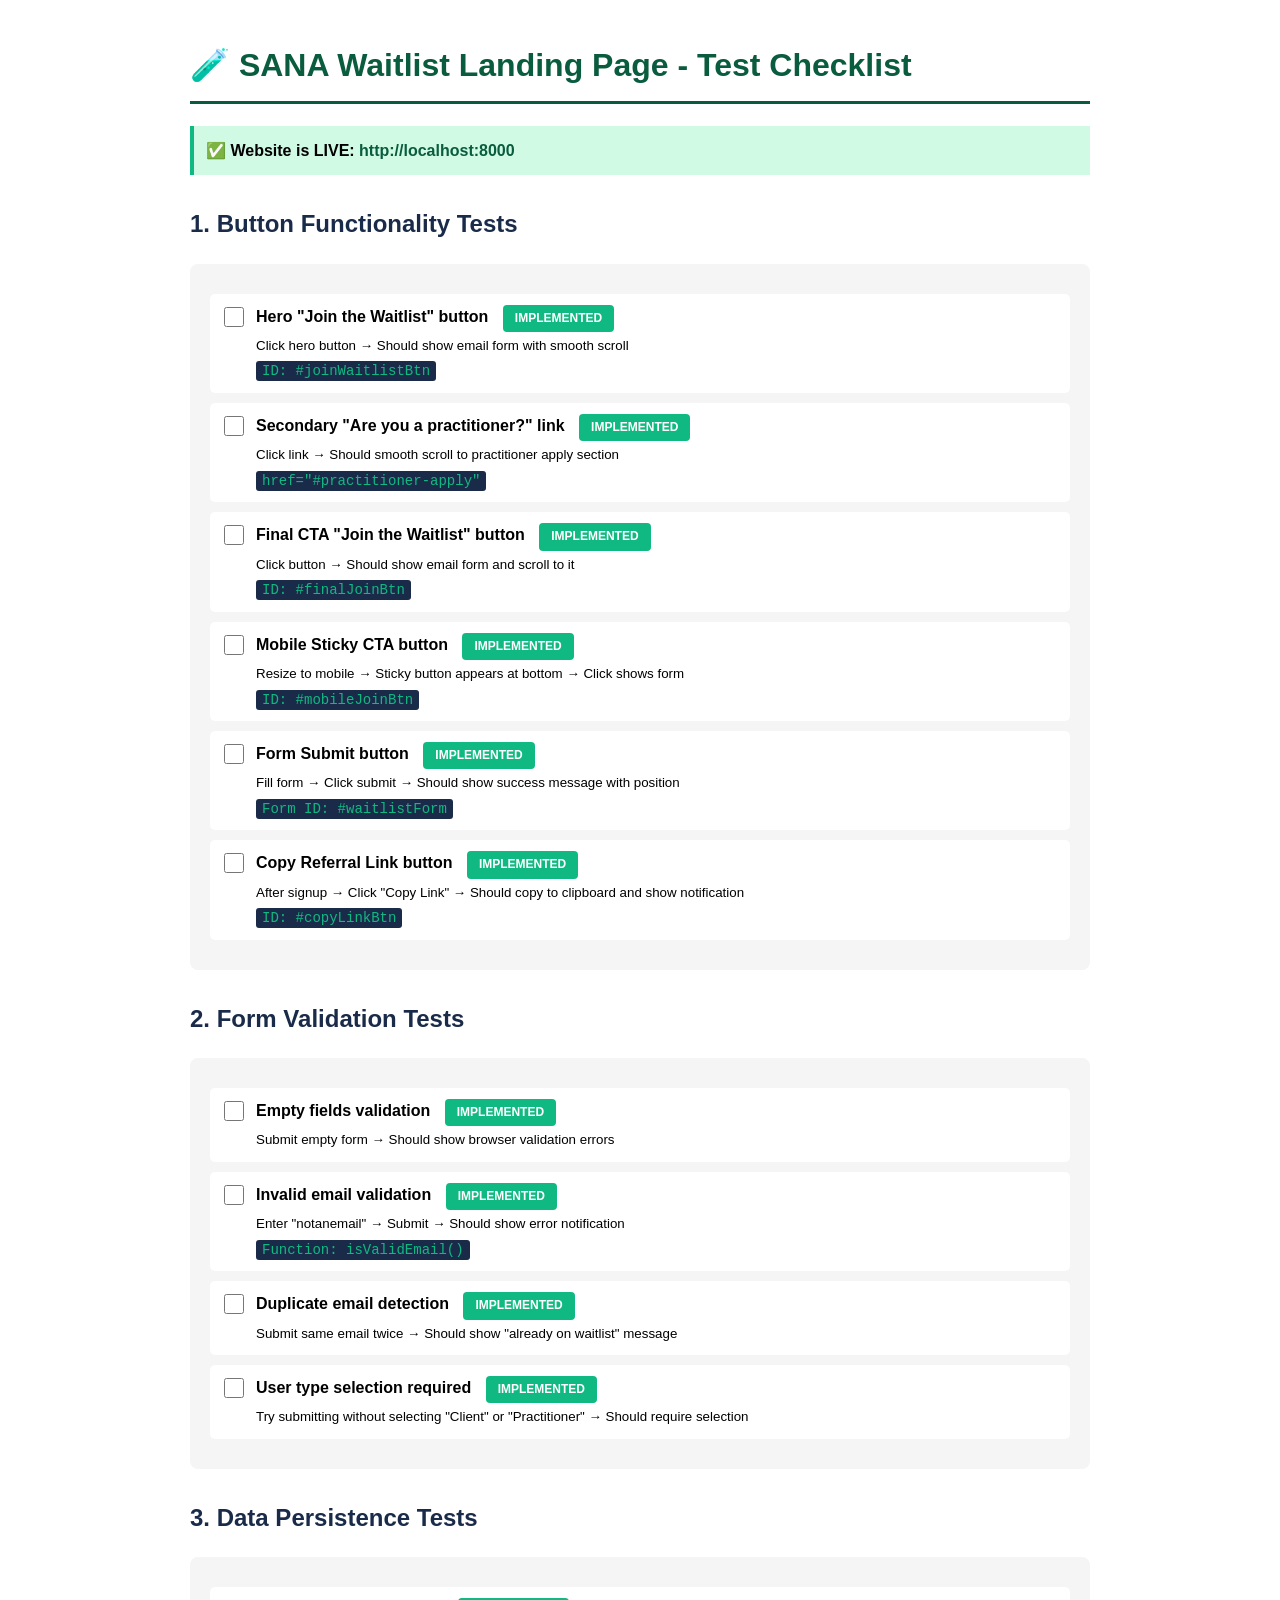
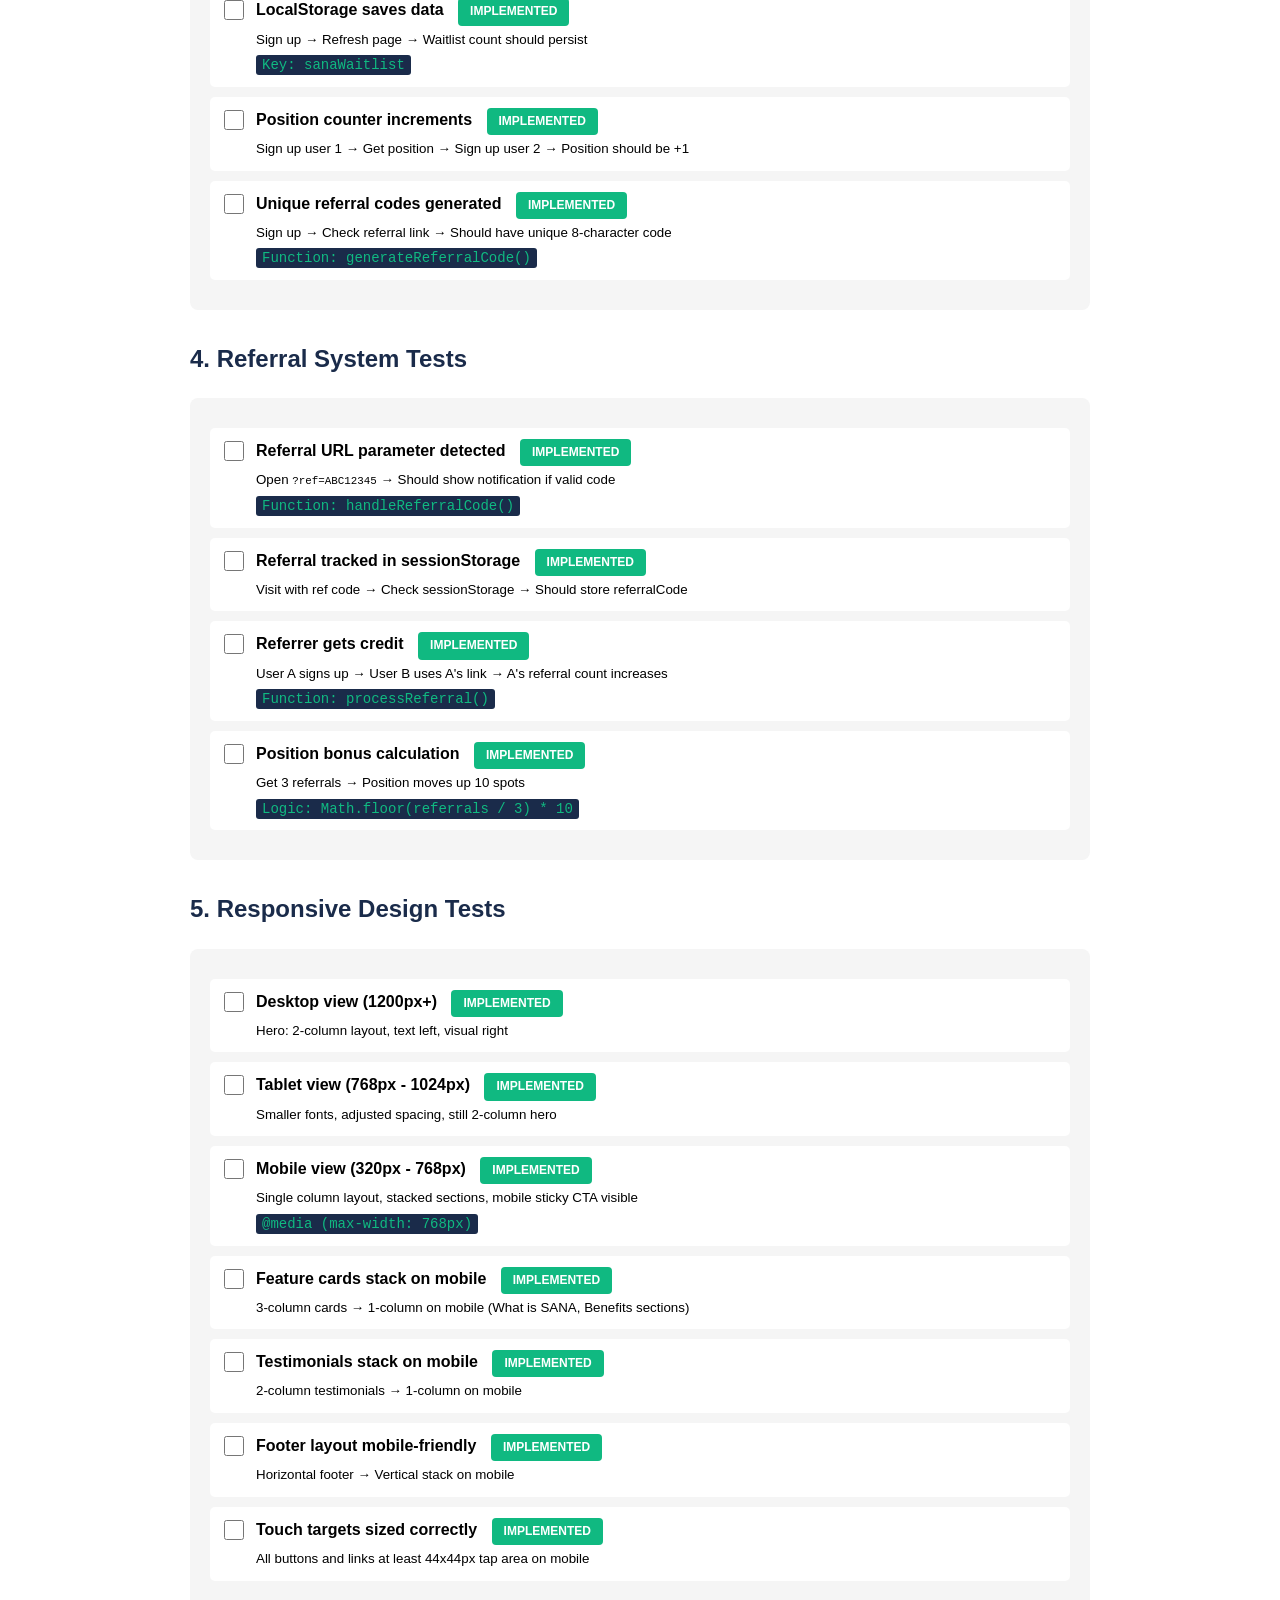
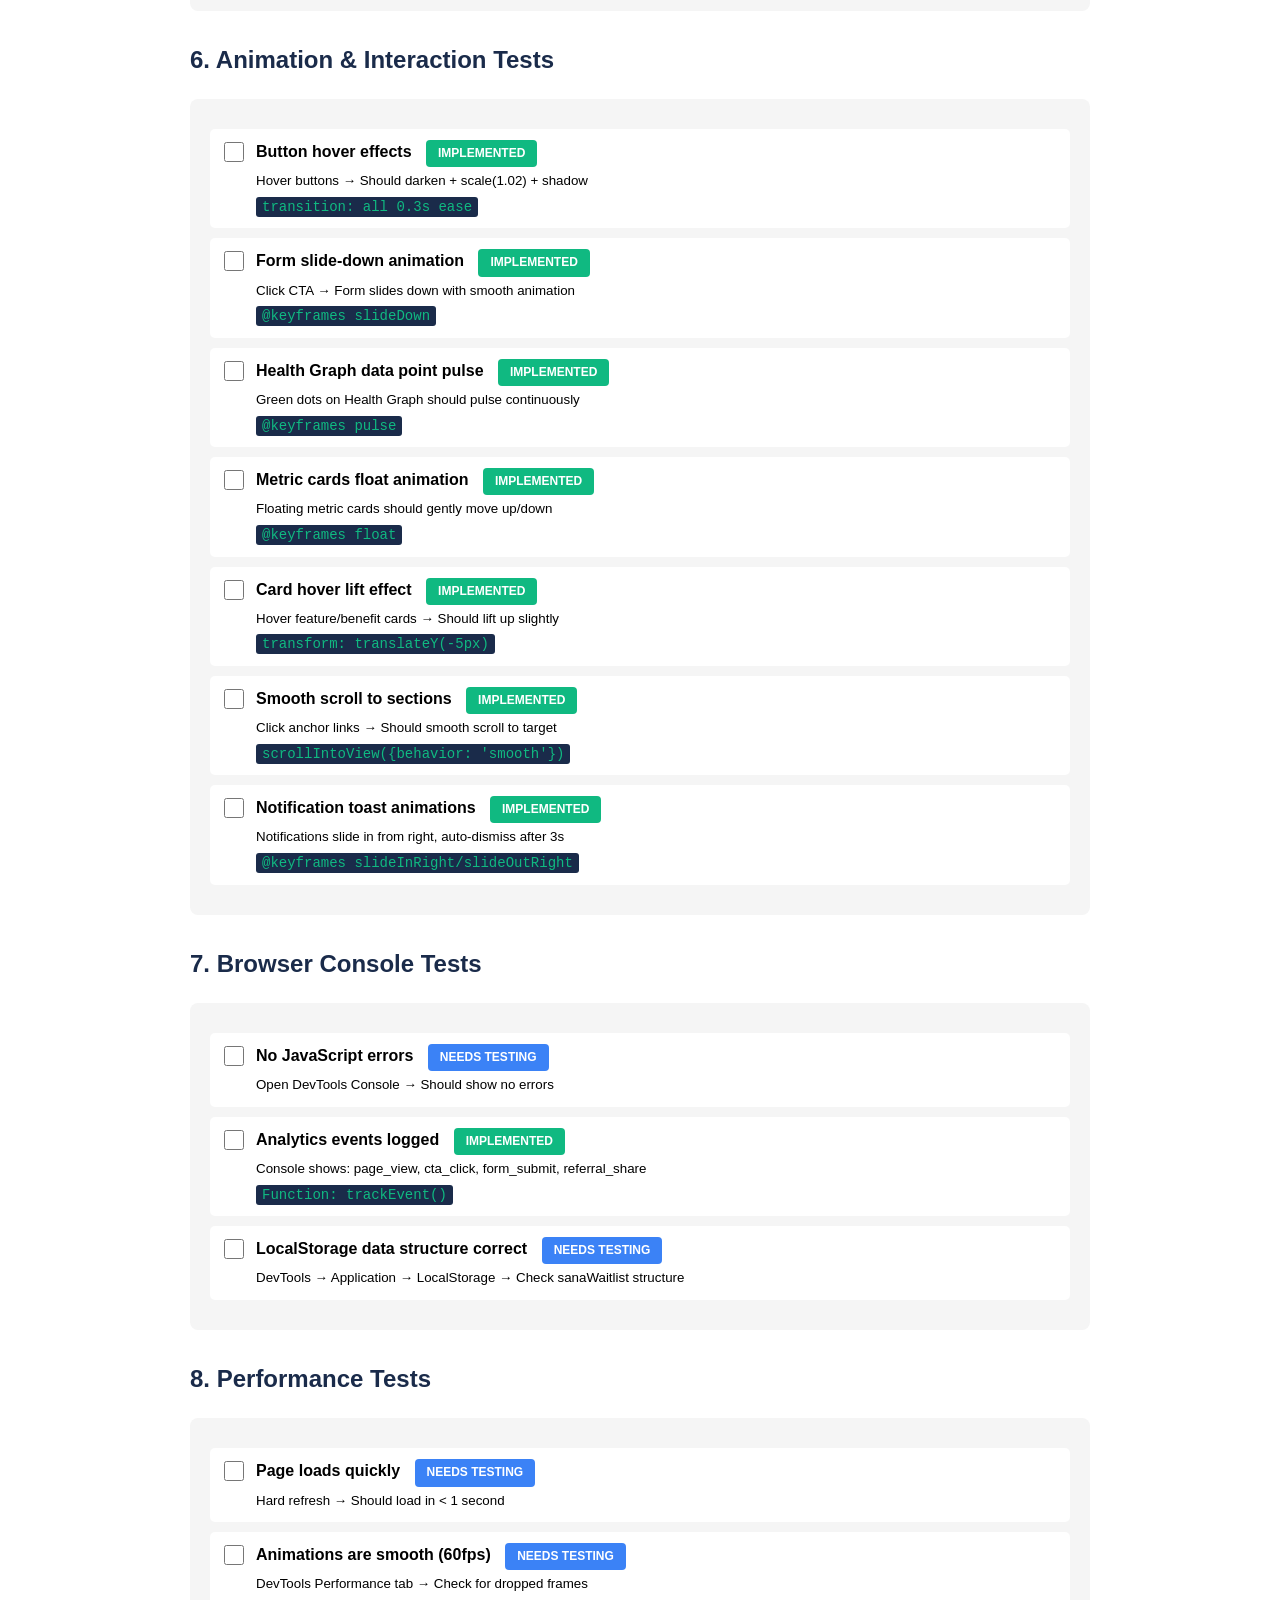
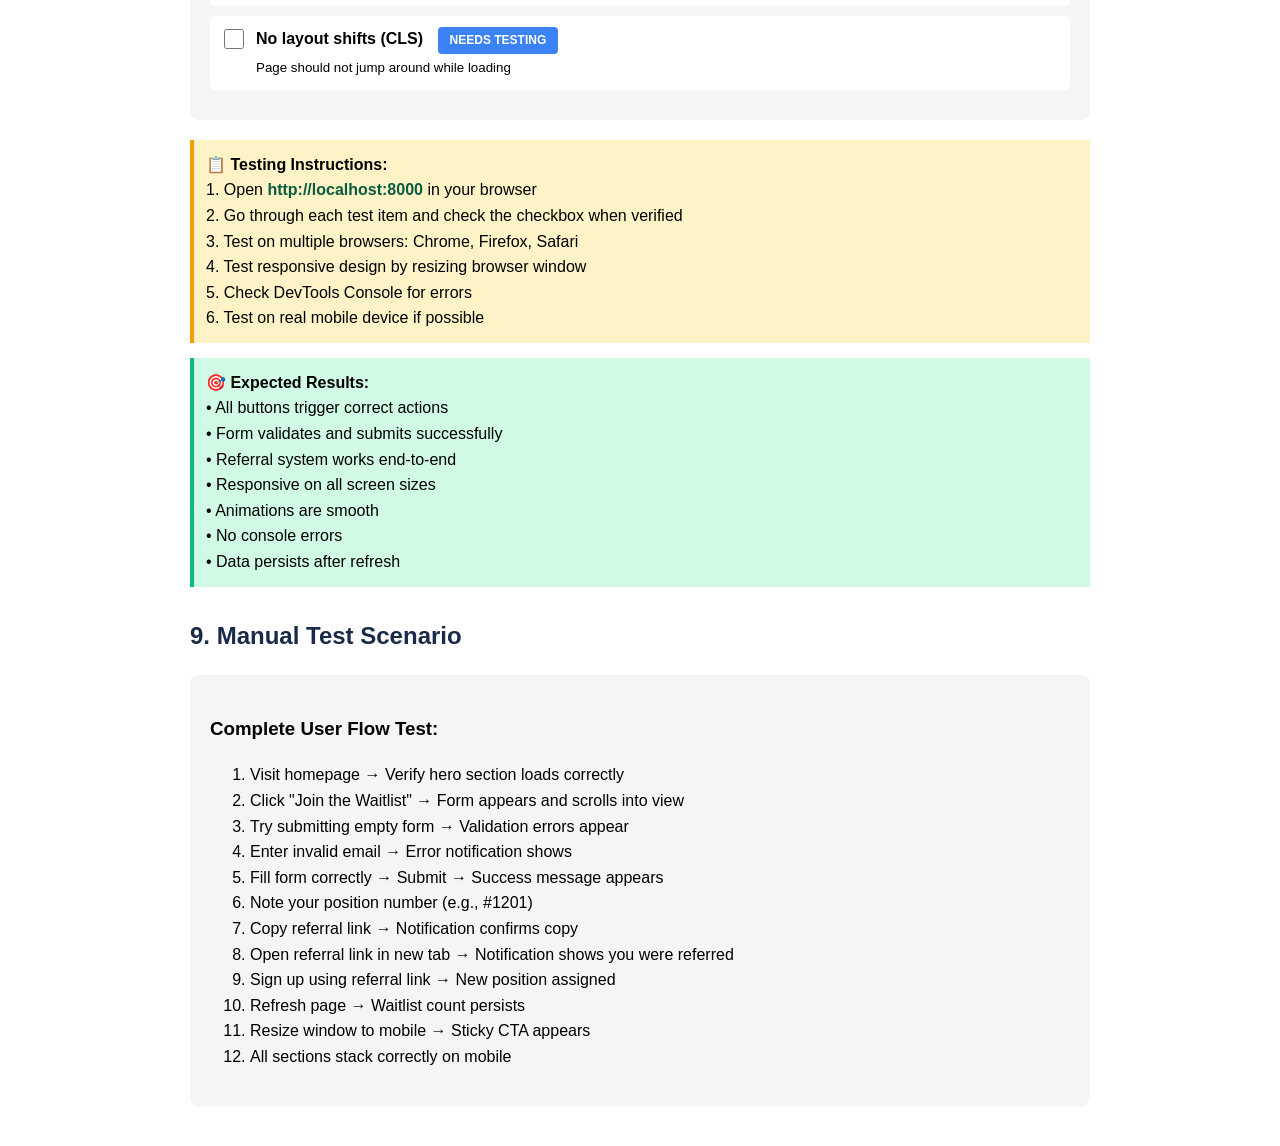
<file: sana-waitlist/test-checklist.html>
<!DOCTYPE html>
<html lang="en">
<head>
    <meta charset="UTF-8">
    <meta name="viewport" content="width=device-width, initial-scale=1.0">
    <title>SANA Waitlist - Test Checklist</title>
    <style>
        body {
            font-family: 'Inter', sans-serif;
            max-width: 900px;
            margin: 40px auto;
            padding: 0 20px;
            line-height: 1.6;
        }
        h1 {
            color: #0A5C3E;
            border-bottom: 3px solid #0A5C3E;
            padding-bottom: 10px;
        }
        h2 {
            color: #1A2B4A;
            margin-top: 30px;
        }
        .test-section {
            background: #F5F5F5;
            padding: 20px;
            border-radius: 8px;
            margin: 20px 0;
        }
        .test-item {
            display: flex;
            align-items: flex-start;
            margin: 10px 0;
            padding: 10px;
            background: white;
            border-radius: 5px;
        }
        .checkbox {
            width: 20px;
            height: 20px;
            margin-right: 12px;
            flex-shrink: 0;
        }
        .status {
            display: inline-block;
            padding: 4px 12px;
            border-radius: 4px;
            font-size: 12px;
            font-weight: 600;
            margin-left: 10px;
        }
        .status.pass {
            background: #10B981;
            color: white;
        }
        .status.test {
            background: #3B82F6;
            color: white;
        }
        .code {
            background: #1A2B4A;
            color: #10B981;
            padding: 2px 6px;
            border-radius: 3px;
            font-family: 'Courier New', monospace;
            font-size: 14px;
        }
        a {
            color: #0A5C3E;
            text-decoration: none;
            font-weight: 600;
        }
        a:hover {
            text-decoration: underline;
        }
        .note {
            background: #FEF3C7;
            border-left: 4px solid #F59E0B;
            padding: 12px;
            margin: 15px 0;
        }
        .success-box {
            background: #D1FAE5;
            border-left: 4px solid #10B981;
            padding: 12px;
            margin: 15px 0;
        }
    </style>
</head>
<body>
    <h1>🧪 SANA Waitlist Landing Page - Test Checklist</h1>

    <div class="success-box">
        <strong>✅ Website is LIVE:</strong> <a href="http://localhost:8000" target="_blank">http://localhost:8000</a>
    </div>

    <h2>1. Button Functionality Tests</h2>
    <div class="test-section">
        <div class="test-item">
            <input type="checkbox" class="checkbox">
            <div>
                <strong>Hero "Join the Waitlist" button</strong> <span class="status pass">IMPLEMENTED</span><br>
                <small>Click hero button → Should show email form with smooth scroll</small><br>
                <small class="code">ID: #joinWaitlistBtn</small>
            </div>
        </div>

        <div class="test-item">
            <input type="checkbox" class="checkbox">
            <div>
                <strong>Secondary "Are you a practitioner?" link</strong> <span class="status pass">IMPLEMENTED</span><br>
                <small>Click link → Should smooth scroll to practitioner apply section</small><br>
                <small class="code">href="#practitioner-apply"</small>
            </div>
        </div>

        <div class="test-item">
            <input type="checkbox" class="checkbox">
            <div>
                <strong>Final CTA "Join the Waitlist" button</strong> <span class="status pass">IMPLEMENTED</span><br>
                <small>Click button → Should show email form and scroll to it</small><br>
                <small class="code">ID: #finalJoinBtn</small>
            </div>
        </div>

        <div class="test-item">
            <input type="checkbox" class="checkbox">
            <div>
                <strong>Mobile Sticky CTA button</strong> <span class="status pass">IMPLEMENTED</span><br>
                <small>Resize to mobile → Sticky button appears at bottom → Click shows form</small><br>
                <small class="code">ID: #mobileJoinBtn</small>
            </div>
        </div>

        <div class="test-item">
            <input type="checkbox" class="checkbox">
            <div>
                <strong>Form Submit button</strong> <span class="status pass">IMPLEMENTED</span><br>
                <small>Fill form → Click submit → Should show success message with position</small><br>
                <small class="code">Form ID: #waitlistForm</small>
            </div>
        </div>

        <div class="test-item">
            <input type="checkbox" class="checkbox">
            <div>
                <strong>Copy Referral Link button</strong> <span class="status pass">IMPLEMENTED</span><br>
                <small>After signup → Click "Copy Link" → Should copy to clipboard and show notification</small><br>
                <small class="code">ID: #copyLinkBtn</small>
            </div>
        </div>
    </div>

    <h2>2. Form Validation Tests</h2>
    <div class="test-section">
        <div class="test-item">
            <input type="checkbox" class="checkbox">
            <div>
                <strong>Empty fields validation</strong> <span class="status pass">IMPLEMENTED</span><br>
                <small>Submit empty form → Should show browser validation errors</small>
            </div>
        </div>

        <div class="test-item">
            <input type="checkbox" class="checkbox">
            <div>
                <strong>Invalid email validation</strong> <span class="status pass">IMPLEMENTED</span><br>
                <small>Enter "notanemail" → Submit → Should show error notification</small><br>
                <small class="code">Function: isValidEmail()</small>
            </div>
        </div>

        <div class="test-item">
            <input type="checkbox" class="checkbox">
            <div>
                <strong>Duplicate email detection</strong> <span class="status pass">IMPLEMENTED</span><br>
                <small>Submit same email twice → Should show "already on waitlist" message</small>
            </div>
        </div>

        <div class="test-item">
            <input type="checkbox" class="checkbox">
            <div>
                <strong>User type selection required</strong> <span class="status pass">IMPLEMENTED</span><br>
                <small>Try submitting without selecting "Client" or "Practitioner" → Should require selection</small>
            </div>
        </div>
    </div>

    <h2>3. Data Persistence Tests</h2>
    <div class="test-section">
        <div class="test-item">
            <input type="checkbox" class="checkbox">
            <div>
                <strong>LocalStorage saves data</strong> <span class="status pass">IMPLEMENTED</span><br>
                <small>Sign up → Refresh page → Waitlist count should persist</small><br>
                <small class="code">Key: sanaWaitlist</small>
            </div>
        </div>

        <div class="test-item">
            <input type="checkbox" class="checkbox">
            <div>
                <strong>Position counter increments</strong> <span class="status pass">IMPLEMENTED</span><br>
                <small>Sign up user 1 → Get position → Sign up user 2 → Position should be +1</small>
            </div>
        </div>

        <div class="test-item">
            <input type="checkbox" class="checkbox">
            <div>
                <strong>Unique referral codes generated</strong> <span class="status pass">IMPLEMENTED</span><br>
                <small>Sign up → Check referral link → Should have unique 8-character code</small><br>
                <small class="code">Function: generateReferralCode()</small>
            </div>
        </div>
    </div>

    <h2>4. Referral System Tests</h2>
    <div class="test-section">
        <div class="test-item">
            <input type="checkbox" class="checkbox">
            <div>
                <strong>Referral URL parameter detected</strong> <span class="status pass">IMPLEMENTED</span><br>
                <small>Open <code>?ref=ABC12345</code> → Should show notification if valid code</small><br>
                <small class="code">Function: handleReferralCode()</small>
            </div>
        </div>

        <div class="test-item">
            <input type="checkbox" class="checkbox">
            <div>
                <strong>Referral tracked in sessionStorage</strong> <span class="status pass">IMPLEMENTED</span><br>
                <small>Visit with ref code → Check sessionStorage → Should store referralCode</small>
            </div>
        </div>

        <div class="test-item">
            <input type="checkbox" class="checkbox">
            <div>
                <strong>Referrer gets credit</strong> <span class="status pass">IMPLEMENTED</span><br>
                <small>User A signs up → User B uses A's link → A's referral count increases</small><br>
                <small class="code">Function: processReferral()</small>
            </div>
        </div>

        <div class="test-item">
            <input type="checkbox" class="checkbox">
            <div>
                <strong>Position bonus calculation</strong> <span class="status pass">IMPLEMENTED</span><br>
                <small>Get 3 referrals → Position moves up 10 spots</small><br>
                <small class="code">Logic: Math.floor(referrals / 3) * 10</small>
            </div>
        </div>
    </div>

    <h2>5. Responsive Design Tests</h2>
    <div class="test-section">
        <div class="test-item">
            <input type="checkbox" class="checkbox">
            <div>
                <strong>Desktop view (1200px+)</strong> <span class="status pass">IMPLEMENTED</span><br>
                <small>Hero: 2-column layout, text left, visual right</small>
            </div>
        </div>

        <div class="test-item">
            <input type="checkbox" class="checkbox">
            <div>
                <strong>Tablet view (768px - 1024px)</strong> <span class="status pass">IMPLEMENTED</span><br>
                <small>Smaller fonts, adjusted spacing, still 2-column hero</small>
            </div>
        </div>

        <div class="test-item">
            <input type="checkbox" class="checkbox">
            <div>
                <strong>Mobile view (320px - 768px)</strong> <span class="status pass">IMPLEMENTED</span><br>
                <small>Single column layout, stacked sections, mobile sticky CTA visible</small><br>
                <small class="code">@media (max-width: 768px)</small>
            </div>
        </div>

        <div class="test-item">
            <input type="checkbox" class="checkbox">
            <div>
                <strong>Feature cards stack on mobile</strong> <span class="status pass">IMPLEMENTED</span><br>
                <small>3-column cards → 1-column on mobile (What is SANA, Benefits sections)</small>
            </div>
        </div>

        <div class="test-item">
            <input type="checkbox" class="checkbox">
            <div>
                <strong>Testimonials stack on mobile</strong> <span class="status pass">IMPLEMENTED</span><br>
                <small>2-column testimonials → 1-column on mobile</small>
            </div>
        </div>

        <div class="test-item">
            <input type="checkbox" class="checkbox">
            <div>
                <strong>Footer layout mobile-friendly</strong> <span class="status pass">IMPLEMENTED</span><br>
                <small>Horizontal footer → Vertical stack on mobile</small>
            </div>
        </div>

        <div class="test-item">
            <input type="checkbox" class="checkbox">
            <div>
                <strong>Touch targets sized correctly</strong> <span class="status pass">IMPLEMENTED</span><br>
                <small>All buttons and links at least 44x44px tap area on mobile</small>
            </div>
        </div>
    </div>

    <h2>6. Animation & Interaction Tests</h2>
    <div class="test-section">
        <div class="test-item">
            <input type="checkbox" class="checkbox">
            <div>
                <strong>Button hover effects</strong> <span class="status pass">IMPLEMENTED</span><br>
                <small>Hover buttons → Should darken + scale(1.02) + shadow</small><br>
                <small class="code">transition: all 0.3s ease</small>
            </div>
        </div>

        <div class="test-item">
            <input type="checkbox" class="checkbox">
            <div>
                <strong>Form slide-down animation</strong> <span class="status pass">IMPLEMENTED</span><br>
                <small>Click CTA → Form slides down with smooth animation</small><br>
                <small class="code">@keyframes slideDown</small>
            </div>
        </div>

        <div class="test-item">
            <input type="checkbox" class="checkbox">
            <div>
                <strong>Health Graph data point pulse</strong> <span class="status pass">IMPLEMENTED</span><br>
                <small>Green dots on Health Graph should pulse continuously</small><br>
                <small class="code">@keyframes pulse</small>
            </div>
        </div>

        <div class="test-item">
            <input type="checkbox" class="checkbox">
            <div>
                <strong>Metric cards float animation</strong> <span class="status pass">IMPLEMENTED</span><br>
                <small>Floating metric cards should gently move up/down</small><br>
                <small class="code">@keyframes float</small>
            </div>
        </div>

        <div class="test-item">
            <input type="checkbox" class="checkbox">
            <div>
                <strong>Card hover lift effect</strong> <span class="status pass">IMPLEMENTED</span><br>
                <small>Hover feature/benefit cards → Should lift up slightly</small><br>
                <small class="code">transform: translateY(-5px)</small>
            </div>
        </div>

        <div class="test-item">
            <input type="checkbox" class="checkbox">
            <div>
                <strong>Smooth scroll to sections</strong> <span class="status pass">IMPLEMENTED</span><br>
                <small>Click anchor links → Should smooth scroll to target</small><br>
                <small class="code">scrollIntoView({behavior: 'smooth'})</small>
            </div>
        </div>

        <div class="test-item">
            <input type="checkbox" class="checkbox">
            <div>
                <strong>Notification toast animations</strong> <span class="status pass">IMPLEMENTED</span><br>
                <small>Notifications slide in from right, auto-dismiss after 3s</small><br>
                <small class="code">@keyframes slideInRight/slideOutRight</small>
            </div>
        </div>
    </div>

    <h2>7. Browser Console Tests</h2>
    <div class="test-section">
        <div class="test-item">
            <input type="checkbox" class="checkbox">
            <div>
                <strong>No JavaScript errors</strong> <span class="status test">NEEDS TESTING</span><br>
                <small>Open DevTools Console → Should show no errors</small>
            </div>
        </div>

        <div class="test-item">
            <input type="checkbox" class="checkbox">
            <div>
                <strong>Analytics events logged</strong> <span class="status pass">IMPLEMENTED</span><br>
                <small>Console shows: page_view, cta_click, form_submit, referral_share</small><br>
                <small class="code">Function: trackEvent()</small>
            </div>
        </div>

        <div class="test-item">
            <input type="checkbox" class="checkbox">
            <div>
                <strong>LocalStorage data structure correct</strong> <span class="status test">NEEDS TESTING</span><br>
                <small>DevTools → Application → LocalStorage → Check sanaWaitlist structure</small>
            </div>
        </div>
    </div>

    <h2>8. Performance Tests</h2>
    <div class="test-section">
        <div class="test-item">
            <input type="checkbox" class="checkbox">
            <div>
                <strong>Page loads quickly</strong> <span class="status test">NEEDS TESTING</span><br>
                <small>Hard refresh → Should load in < 1 second</small>
            </div>
        </div>

        <div class="test-item">
            <input type="checkbox" class="checkbox">
            <div>
                <strong>Animations are smooth (60fps)</strong> <span class="status test">NEEDS TESTING</span><br>
                <small>DevTools Performance tab → Check for dropped frames</small>
            </div>
        </div>

        <div class="test-item">
            <input type="checkbox" class="checkbox">
            <div>
                <strong>No layout shifts (CLS)</strong> <span class="status test">NEEDS TESTING</span><br>
                <small>Page should not jump around while loading</small>
            </div>
        </div>
    </div>

    <div class="note">
        <strong>📋 Testing Instructions:</strong><br>
        1. Open <a href="http://localhost:8000" target="_blank">http://localhost:8000</a> in your browser<br>
        2. Go through each test item and check the checkbox when verified<br>
        3. Test on multiple browsers: Chrome, Firefox, Safari<br>
        4. Test responsive design by resizing browser window<br>
        5. Check DevTools Console for errors<br>
        6. Test on real mobile device if possible
    </div>

    <div class="success-box">
        <strong>🎯 Expected Results:</strong><br>
        • All buttons trigger correct actions<br>
        • Form validates and submits successfully<br>
        • Referral system works end-to-end<br>
        • Responsive on all screen sizes<br>
        • Animations are smooth<br>
        • No console errors<br>
        • Data persists after refresh
    </div>

    <h2>9. Manual Test Scenario</h2>
    <div class="test-section">
        <h3>Complete User Flow Test:</h3>
        <ol>
            <li>Visit homepage → Verify hero section loads correctly</li>
            <li>Click "Join the Waitlist" → Form appears and scrolls into view</li>
            <li>Try submitting empty form → Validation errors appear</li>
            <li>Enter invalid email → Error notification shows</li>
            <li>Fill form correctly → Submit → Success message appears</li>
            <li>Note your position number (e.g., #1201)</li>
            <li>Copy referral link → Notification confirms copy</li>
            <li>Open referral link in new tab → Notification shows you were referred</li>
            <li>Sign up using referral link → New position assigned</li>
            <li>Refresh page → Waitlist count persists</li>
            <li>Resize window to mobile → Sticky CTA appears</li>
            <li>All sections stack correctly on mobile</li>
        </ol>
    </div>

    <script>
        // Auto-check if localStorage has test data
        window.addEventListener('load', () => {
            const stored = localStorage.getItem('sanaWaitlist');
            if (stored) {
                console.log('✅ LocalStorage data found:', JSON.parse(stored));
            } else {
                console.log('⚠️ No localStorage data yet. Sign up to test!');
            }
        });
    </script>
</body>
</html>
</file>
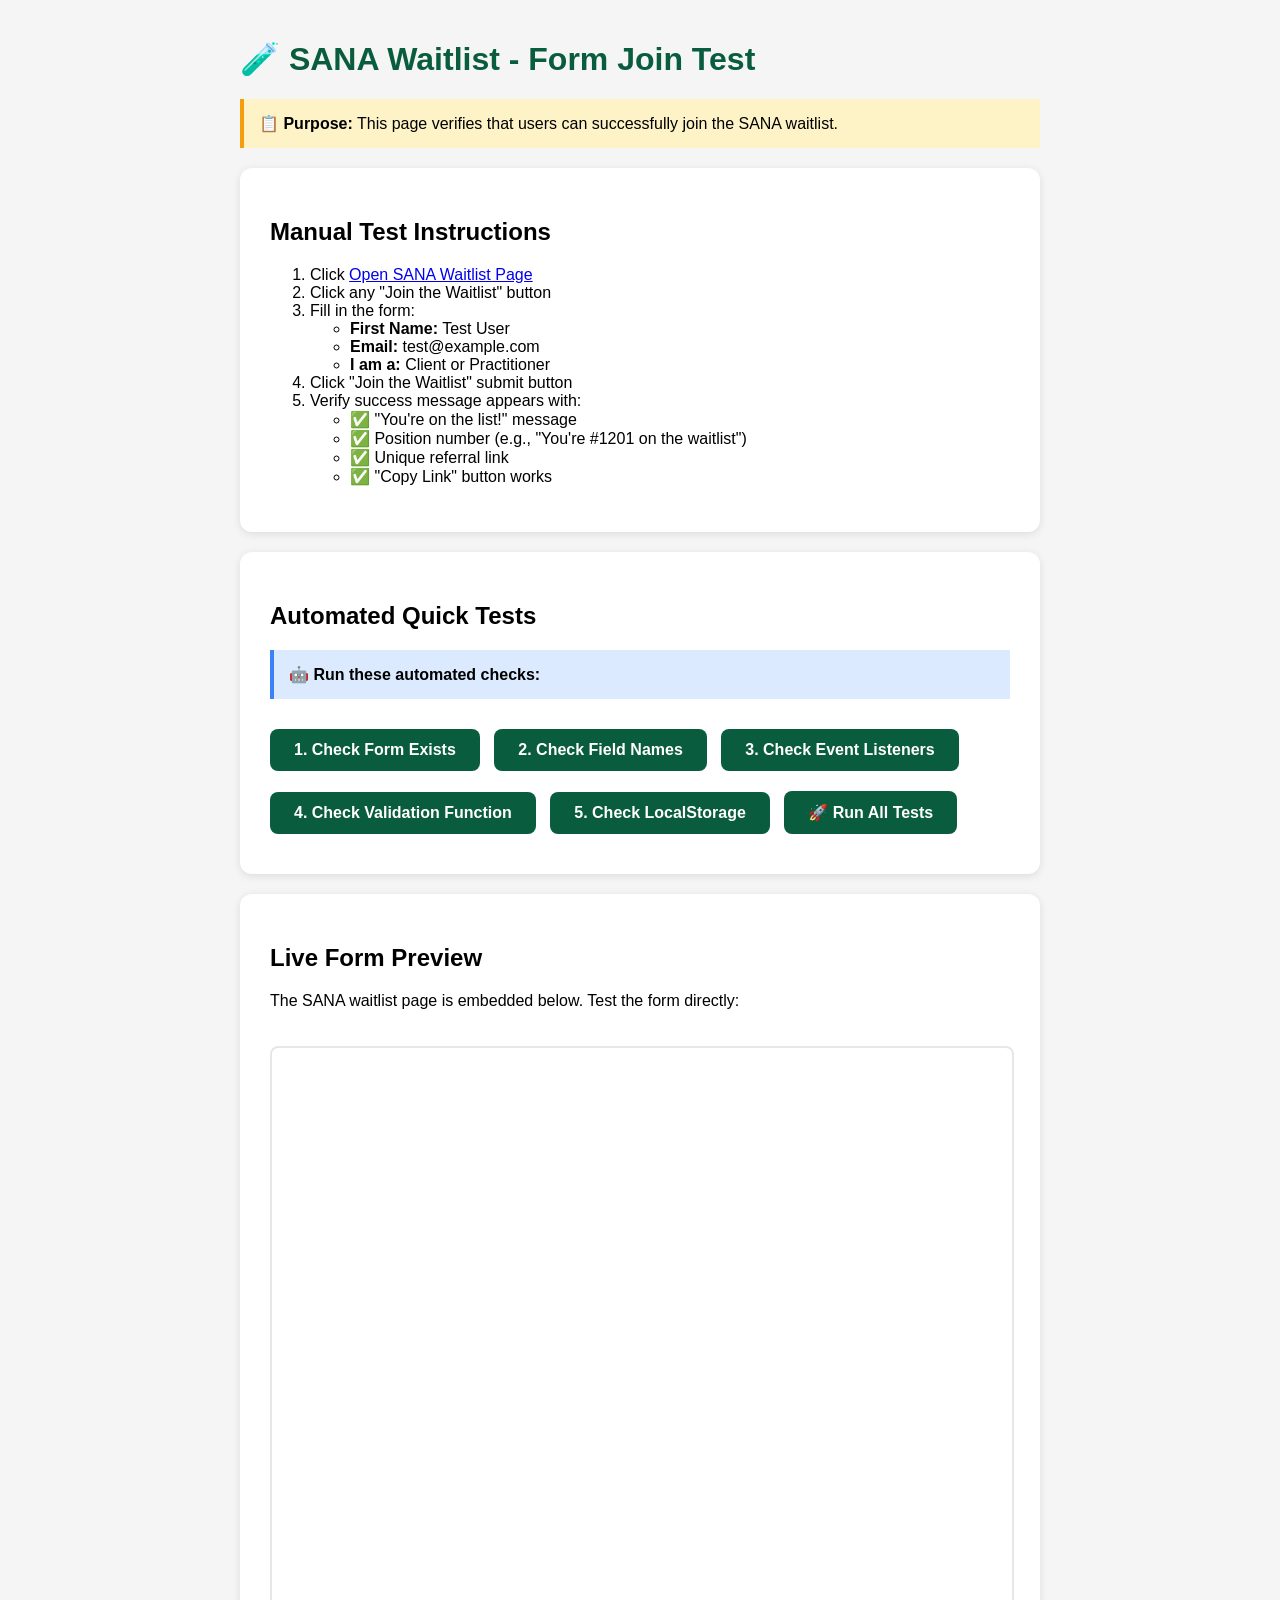
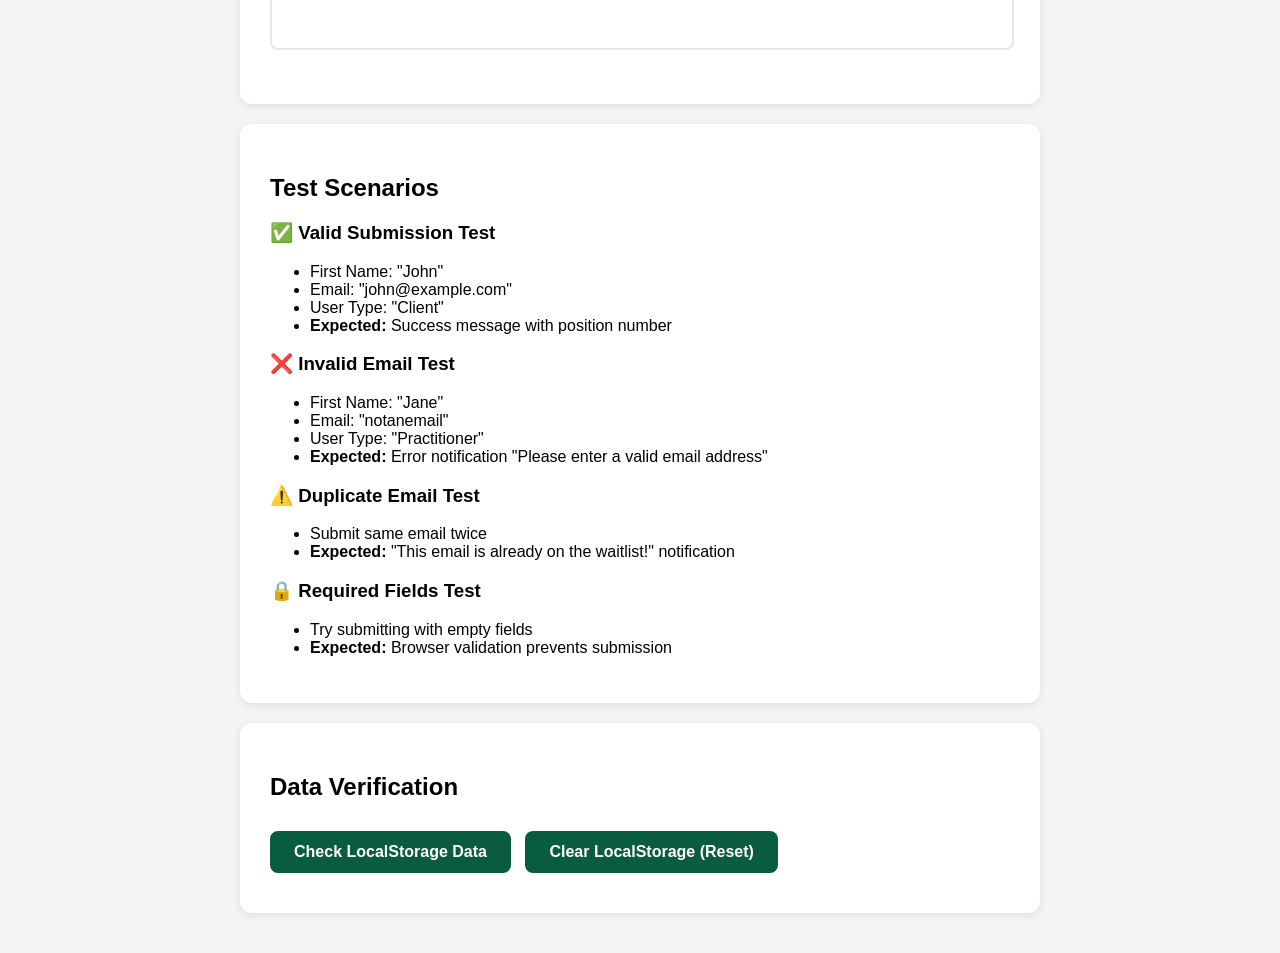
<file: sana-waitlist/test-form.html>
<!DOCTYPE html>
<html lang="en">
<head>
    <meta charset="UTF-8">
    <meta name="viewport" content="width=device-width, initial-scale=1.0">
    <title>SANA Waitlist Form Test</title>
    <style>
        body {
            font-family: 'Inter', sans-serif;
            max-width: 800px;
            margin: 40px auto;
            padding: 0 20px;
            background: #f5f5f5;
        }
        h1 {
            color: #0A5C3E;
        }
        .test-section {
            background: white;
            padding: 30px;
            border-radius: 12px;
            margin: 20px 0;
            box-shadow: 0 2px 8px rgba(0,0,0,0.1);
        }
        .status {
            display: inline-block;
            padding: 8px 16px;
            border-radius: 6px;
            font-weight: 600;
            margin: 10px 0;
        }
        .status.pass {
            background: #10B981;
            color: white;
        }
        .status.fail {
            background: #EF4444;
            color: white;
        }
        .status.pending {
            background: #F59E0B;
            color: white;
        }
        button {
            background: #0A5C3E;
            color: white;
            border: none;
            padding: 12px 24px;
            border-radius: 8px;
            cursor: pointer;
            font-size: 16px;
            font-weight: 600;
            margin: 10px 10px 10px 0;
        }
        button:hover {
            background: #084a32;
        }
        .test-result {
            background: #F5F5F5;
            padding: 15px;
            border-radius: 8px;
            margin: 10px 0;
            font-family: 'Courier New', monospace;
            font-size: 14px;
        }
        .success {
            color: #10B981;
            font-weight: 600;
        }
        .error {
            color: #EF4444;
            font-weight: 600;
        }
        iframe {
            width: 100%;
            height: 600px;
            border: 2px solid #E5E7EB;
            border-radius: 8px;
            margin: 20px 0;
        }
        .instructions {
            background: #FEF3C7;
            border-left: 4px solid #F59E0B;
            padding: 15px;
            margin: 20px 0;
        }
        .automated-tests {
            background: #DBEAFE;
            border-left: 4px solid #3B82F6;
            padding: 15px;
            margin: 20px 0;
        }
    </style>
</head>
<body>
    <h1>🧪 SANA Waitlist - Form Join Test</h1>

    <div class="instructions">
        <strong>📋 Purpose:</strong> This page verifies that users can successfully join the SANA waitlist.
    </div>

    <div class="test-section">
        <h2>Manual Test Instructions</h2>
        <ol>
            <li>Click <a href="http://localhost:8000" target="_blank">Open SANA Waitlist Page</a></li>
            <li>Click any "Join the Waitlist" button</li>
            <li>Fill in the form:
                <ul>
                    <li><strong>First Name:</strong> Test User</li>
                    <li><strong>Email:</strong> test@example.com</li>
                    <li><strong>I am a:</strong> Client or Practitioner</li>
                </ul>
            </li>
            <li>Click "Join the Waitlist" submit button</li>
            <li>Verify success message appears with:
                <ul>
                    <li>✅ "You're on the list!" message</li>
                    <li>✅ Position number (e.g., "You're #1201 on the waitlist")</li>
                    <li>✅ Unique referral link</li>
                    <li>✅ "Copy Link" button works</li>
                </ul>
            </li>
        </ol>
    </div>

    <div class="test-section">
        <h2>Automated Quick Tests</h2>
        <div class="automated-tests">
            <strong>🤖 Run these automated checks:</strong>
        </div>

        <button onclick="testFormExists()">1. Check Form Exists</button>
        <button onclick="testFieldNames()">2. Check Field Names</button>
        <button onclick="testEventListeners()">3. Check Event Listeners</button>
        <button onclick="testValidation()">4. Check Validation Function</button>
        <button onclick="testLocalStorage()">5. Check LocalStorage</button>
        <button onclick="runAllTests()">🚀 Run All Tests</button>

        <div id="testResults"></div>
    </div>

    <div class="test-section">
        <h2>Live Form Preview</h2>
        <p>The SANA waitlist page is embedded below. Test the form directly:</p>
        <iframe src="http://localhost:8000" title="SANA Waitlist"></iframe>
    </div>

    <div class="test-section">
        <h2>Test Scenarios</h2>

        <h3>✅ Valid Submission Test</h3>
        <ul>
            <li>First Name: "John"</li>
            <li>Email: "john@example.com"</li>
            <li>User Type: "Client"</li>
            <li><strong>Expected:</strong> Success message with position number</li>
        </ul>

        <h3>❌ Invalid Email Test</h3>
        <ul>
            <li>First Name: "Jane"</li>
            <li>Email: "notanemail"</li>
            <li>User Type: "Practitioner"</li>
            <li><strong>Expected:</strong> Error notification "Please enter a valid email address"</li>
        </ul>

        <h3>⚠️ Duplicate Email Test</h3>
        <ul>
            <li>Submit same email twice</li>
            <li><strong>Expected:</strong> "This email is already on the waitlist!" notification</li>
        </ul>

        <h3>🔒 Required Fields Test</h3>
        <ul>
            <li>Try submitting with empty fields</li>
            <li><strong>Expected:</strong> Browser validation prevents submission</li>
        </ul>
    </div>

    <div class="test-section">
        <h2>Data Verification</h2>
        <button onclick="checkWaitlistData()">Check LocalStorage Data</button>
        <button onclick="clearWaitlistData()">Clear LocalStorage (Reset)</button>
        <div id="dataResults"></div>
    </div>

    <script>
        function addResult(message, isSuccess) {
            const resultsDiv = document.getElementById('testResults');
            const resultItem = document.createElement('div');
            resultItem.className = 'test-result';
            resultItem.innerHTML = `<span class="${isSuccess ? 'success' : 'error'}">${isSuccess ? '✅' : '❌'}</span> ${message}`;
            resultsDiv.appendChild(resultItem);
        }

        function clearResults() {
            document.getElementById('testResults').innerHTML = '';
        }

        async function testFormExists() {
            clearResults();
            try {
                const response = await fetch('http://localhost:8000/index.html');
                const html = await response.text();

                const hasForm = html.includes('id="waitlistForm"');
                const hasEmailField = html.includes('name="email"');
                const hasFirstNameField = html.includes('name="firstName"');
                const hasUserTypeField = html.includes('name="userType"');

                if (hasForm && hasEmailField && hasFirstNameField && hasUserTypeField) {
                    addResult('Form exists with all required fields (firstName, email, userType)', true);
                } else {
                    addResult('Form missing required fields', false);
                }
            } catch (error) {
                addResult('Error checking form: ' + error.message, false);
            }
        }

        async function testFieldNames() {
            clearResults();
            try {
                const response = await fetch('http://localhost:8000/index.html');
                const html = await response.text();

                const checks = [
                    { name: 'firstName field', test: html.includes('name="firstName"') },
                    { name: 'email field', test: html.includes('name="email"') },
                    { name: 'userType field', test: html.includes('name="userType"') },
                    { name: 'required attributes', test: html.includes('required') }
                ];

                checks.forEach(check => {
                    addResult(`${check.name}: ${check.test ? 'Found' : 'Missing'}`, check.test);
                });
            } catch (error) {
                addResult('Error: ' + error.message, false);
            }
        }

        async function testEventListeners() {
            clearResults();
            try {
                const response = await fetch('http://localhost:8000/script.js');
                const js = await response.text();

                const checks = [
                    { name: 'Form submit listener', test: js.includes("form.addEventListener('submit'") },
                    { name: 'Join button listener', test: js.includes("joinWaitlistBtn") },
                    { name: 'handleFormSubmit function', test: js.includes("function handleFormSubmit") },
                    { name: 'showSuccessMessage function', test: js.includes("function showSuccessMessage") }
                ];

                checks.forEach(check => {
                    addResult(`${check.name}: ${check.test ? 'Implemented' : 'Missing'}`, check.test);
                });
            } catch (error) {
                addResult('Error: ' + error.message, false);
            }
        }

        async function testValidation() {
            clearResults();
            try {
                const response = await fetch('http://localhost:8000/script.js');
                const js = await response.text();

                const checks = [
                    { name: 'Email validation function', test: js.includes("function isValidEmail") },
                    { name: 'Email regex pattern', test: js.includes("/^[^\\s@]+@[^\\s@]+\\.[^\\s@]+$/") },
                    { name: 'Duplicate email check', test: js.includes("existingUser") },
                    { name: 'Error notifications', test: js.includes("showNotification") }
                ];

                checks.forEach(check => {
                    addResult(`${check.name}: ${check.test ? 'Implemented' : 'Missing'}`, check.test);
                });
            } catch (error) {
                addResult('Error: ' + error.message, false);
            }
        }

        function testLocalStorage() {
            clearResults();
            try {
                // Check if localStorage is available
                if (typeof(Storage) !== "undefined") {
                    addResult('LocalStorage is available in browser', true);

                    // Check if waitlist data exists
                    const data = localStorage.getItem('sanaWaitlist');
                    if (data) {
                        const parsed = JSON.parse(data);
                        addResult(`Waitlist data found: ${parsed.users.length} users, count: ${parsed.count}`, true);
                    } else {
                        addResult('No waitlist data yet (this is normal before first signup)', true);
                    }
                } else {
                    addResult('LocalStorage not available', false);
                }
            } catch (error) {
                addResult('Error: ' + error.message, false);
            }
        }

        async function runAllTests() {
            clearResults();
            addResult('Running all tests...', true);
            await testFormExists();
            await testFieldNames();
            await testEventListeners();
            await testValidation();
            testLocalStorage();
            addResult('✨ All tests completed!', true);
        }

        function checkWaitlistData() {
            const dataDiv = document.getElementById('dataResults');
            try {
                const data = localStorage.getItem('sanaWaitlist');
                if (data) {
                    const parsed = JSON.parse(data);
                    dataDiv.innerHTML = `
                        <div class="test-result">
                            <strong>📊 Waitlist Data:</strong><br>
                            Total Count: ${parsed.count}<br>
                            Users Registered: ${parsed.users.length}<br><br>
                            <strong>Users:</strong><br>
                            ${parsed.users.map(u => `
                                - ${u.firstName} (${u.email})<br>
                                  Position: #${u.position}, Type: ${u.userType}<br>
                                  Referral Code: ${u.referralCode}<br>
                                  Referrals: ${u.referrals}
                            `).join('<br>')}
                        </div>
                    `;
                } else {
                    dataDiv.innerHTML = '<div class="test-result">⚠️ No data in localStorage yet. Sign up first!</div>';
                }
            } catch (error) {
                dataDiv.innerHTML = `<div class="test-result error">❌ Error: ${error.message}</div>`;
            }
        }

        function clearWaitlistData() {
            if (confirm('Are you sure you want to clear all waitlist data?')) {
                localStorage.removeItem('sanaWaitlist');
                document.getElementById('dataResults').innerHTML = '<div class="test-result success">✅ LocalStorage cleared! Refresh the main page to start fresh.</div>';
            }
        }

        // Run initial test on load
        window.addEventListener('load', () => {
            console.log('Test page loaded. Ready to verify waitlist functionality.');
        });
    </script>
</body>
</html>
</file>
